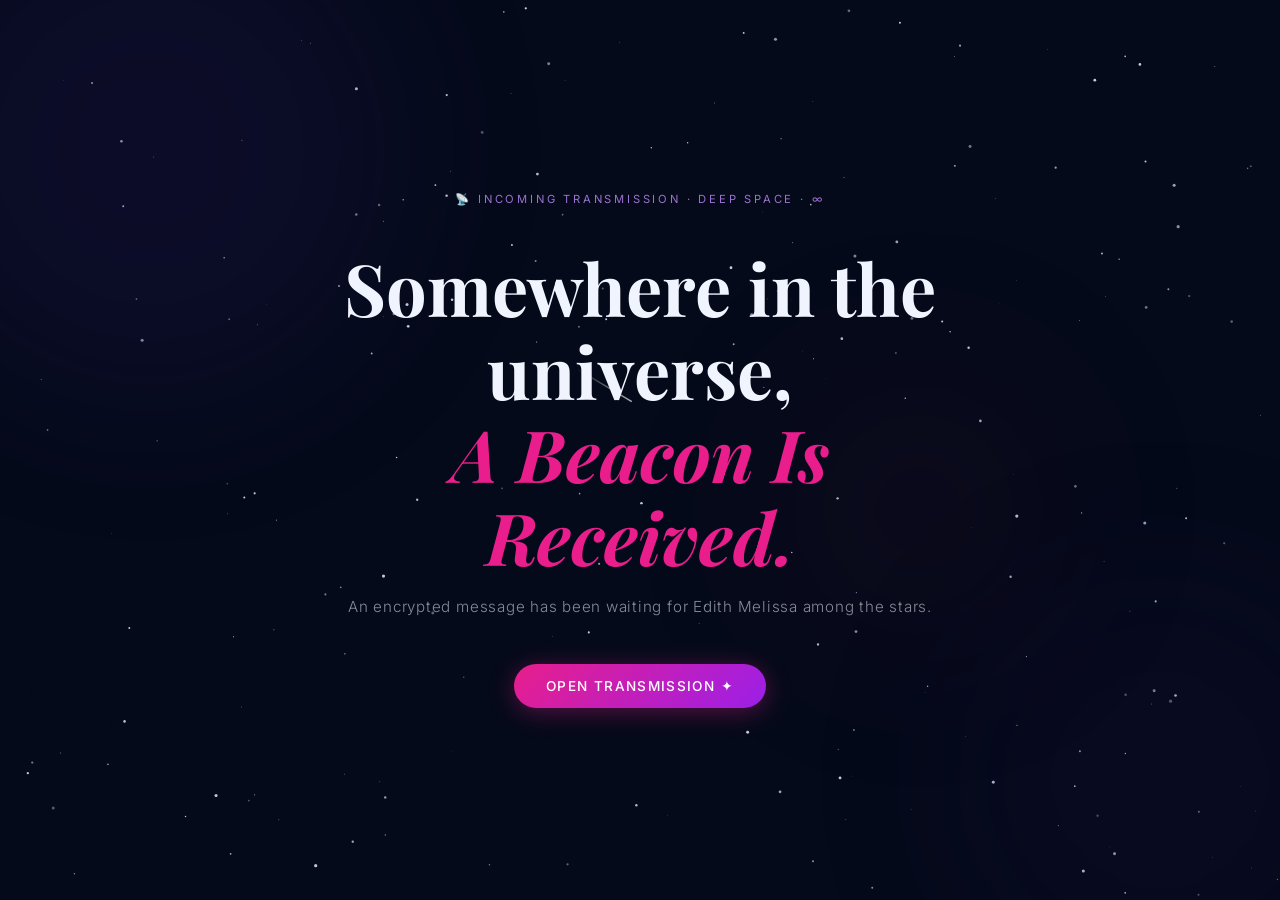
<file: index.html>
<!DOCTYPE html>
<html lang="en">
<head>
<meta charset="UTF-8">
<meta name="viewport" content="width=device-width, initial-scale=1.0, viewport-fit=cover">
<title>A Message From The Stars</title>
<link href="https://fonts.googleapis.com/css2?family=Playfair+Display:ital,wght@0,400;0,700;1,400&family=Inter:wght@300;400;500&display=swap" rel="stylesheet">
<link rel="stylesheet" href="style.css">
</head>
<body>

<canvas id="starfield"></canvas>

<!-- Nebula blobs -->
<div class="nebula-blob" style="width:500px;height:500px;background:var(--nebula);top:-100px;left:-100px;"></div>
<div class="nebula-blob" style="width:400px;height:400px;background:#1a0d40;bottom:-80px;right:-80px;"></div>
<div class="nebula-blob" style="width:300px;height:300px;background:#3d0d2a;top:40%;left:60%;opacity:0.12;"></div>

<!-- SCREEN 1: INTRO -->
<div class="screen active" id="screen-intro">
  <p class="transmission">📡 Incoming transmission · Deep Space · ∞</p>
  <h1>Somewhere in the universe,<br><em>A Beacon Is Received.</em></h1>
  <p class="subtitle">An encrypted message has been waiting for Edith Melissa among the stars.</p>
  <div class="cta-btn">
    <button class="btn btn-primary" onclick="goTo('screen-solar')">Open Transmission ✦</button>
  </div>
</div>

<!-- SCREEN 2: SOLAR SYSTEM -->
<div class="screen" id="screen-solar">
  <p class="instruction">✦ Find the pink planet ✦</p>
  <div id="solar-system">
    <div class="sun"></div>
    <!-- Decorative orbit rings -->
    <div class="orbit-ring orbit-ring-1"></div>
    <div class="orbit-ring orbit-ring-2"></div>
    <div class="orbit-ring orbit-ring-3"></div>
    <div class="orbit-ring orbit-ring-4"></div>
    <div class="orbit-ring orbit-ring-5"></div>
    <!-- Planet groups: JS positions these via left/top -->
    <div class="planet-group" id="pg1">
      <div class="planet p1" onclick="wrongPlanet('Mercury')"></div>
      <div class="planet-label">Mercury</div>
    </div>
    <div class="planet-group" id="pg2">
      <div class="planet p2" onclick="wrongPlanet('Venus')"></div>
      <div class="planet-label">Venus</div>
    </div>
    <div class="planet-group" id="pg3">
      <div class="planet p3" onclick="wrongPlanet('Earth')"></div>
      <div class="planet-label">Earth</div>
    </div>
    <div class="planet-group" id="pg4">
      <div class="planet p4" onclick="wrongPlanet('Mars')"></div>
      <div class="planet-label">Mars</div>
    </div>
    <div class="planet-group" id="pg5">
      <div class="planet p5" onclick="revealMessage()"></div>
      <div class="planet-label" style="color:var(--rose);">✦ ?</div>
    </div>
  </div>
  <p id="planet-hint">&nbsp;</p>
</div>

<!-- SCREEN 3: MESSAGE -->
<div class="screen" id="screen-message">
  <div class="message-box">
    <p class="eyebrow">✦ Decoded Transmission · For: Edith Melissa ✦</p>
    <h2>To my favorite Estrella in the universe</h2>
    <p>Every moment with you is joyful -- From getting to know you during scenic picnics to the LA adventure making new friends.</p>
    <p>Being with you feels so natural. I enjoy our late night blabbering of pure jibberish. I feel comfortable being goofy around you. Being with you makes me so happy :D</p>
    <p>So I have one question that's been on my mind…</p>
    <h2 style="color:var(--rose);margin-top:1.4rem;">Will you be my girlfriend? 💖</h2>
    <p class="signature">— Miguel</p>
    <p id="no-subtext" style="font-size:0.8rem;letter-spacing:0.15em;text-transform:uppercase;color:var(--rose);min-height:1.2em;margin-top:0.5rem;opacity:0;transition:opacity 0.4s ease;">&nbsp;</p>
    <div class="btn-row">
      <button class="btn btn-primary" onclick="goTo('screen-yes')">Yes, let's go! 🌟</button>
      <button class="btn btn-ghost" id="btn-no" onclick="handleNo()">No thanks</button>
    </div>
  </div>
</div>

<!-- SCREEN 4: YES -->
<div class="screen" id="screen-yes">
  <div class="heart-burst">🪐</div>
  <h2>Hooray! 🎉</h2>
  <p>Get ready for an exciting journey in our lives as we explore the edge of the universe together! 🌌</p>
  <br><br>
  <p>To the unstoppable avalanches we'll snowboard down 🏔️</p>
  <p>The eruptive volcanoes we'll dive into 🌋</p>
  <p>The howling sandstorms we'll scour through 🏜️</p>
  <p>The erratic tornado we'll conquer 🌪️</p>
  <p>The towering tsunami we'll be surfing in 🌊</p>
  <br><br>
  <p>This grand venture of life is one I want to tackle with you.</p>
</div>

<!-- SCREEN 5: FAREWELL -->
<div class="screen" id="screen-farewell">
  <div style="font-size:2.8rem;margin-bottom:1.5rem;">🌌</div>
  <h2 style="font-family:'Playfair Display',serif;font-size:clamp(1.6rem,4vw,2.8rem);text-align:center;line-height:1.3;max-width:520px;margin-bottom:1.2rem;">Farewell, I guess this was not meant to be.</h2>
  <p style="font-size:0.95rem;font-weight:300;color:rgba(240,244,255,0.5);text-align:center;max-width:400px;line-height:1.8;">Somewhere out there, the stars are still shining for you. Safe travels through the cosmos, Edith Melissa. 🌠</p>
  <p style="font-family:'Playfair Display',serif;font-style:italic;color:rgba(240,244,255,0.3);margin-top:2rem;font-size:0.95rem;">— Miguel</p>
</div>

<script src="proposal.js"></script>
</body>
</html>
</file>
<file: style.css>
*, *::before, *::after { box-sizing: border-box; margin: 0; padding: 0; -webkit-tap-highlight-color: transparent; }

:root {
  --navy: #050A1A;
  --nebula: #2D1B69;
  --rose: #E91E8C;
  --starlight: #F0F4FF;
  --gold: #FFD700;
  --soft-purple: #9B72CF;
}

html {
  height: 100%;
  height: 100dvh;
}

body {
  width: 100%; height: 100%;
  min-height: -webkit-fill-available;
  background: var(--navy);
  color: var(--starlight);
  font-family: 'Inter', sans-serif;
  overflow: hidden;
}

/* ── STARFIELD ── */
#starfield {
  position: fixed; inset: 0; z-index: 0;
  pointer-events: none;
}

/* ── SCREENS ── */
.screen {
  position: fixed; inset: 0; z-index: 10;
  display: flex; flex-direction: column;
  align-items: center; justify-content: center;
  padding: 2rem;
  padding-top: max(2rem, env(safe-area-inset-top));
  padding-bottom: max(2rem, env(safe-area-inset-bottom));
  opacity: 0; pointer-events: none;
  transition: opacity 0.8s ease;
  overflow-y: auto;
  -webkit-overflow-scrolling: touch;
}
.screen.active { opacity: 1; pointer-events: all; }

/* ── SCREEN 1: Intro ── */
#screen-intro .transmission {
  font-family: 'Inter', sans-serif;
  font-size: 0.7rem;
  letter-spacing: 0.25em;
  color: var(--soft-purple);
  text-transform: uppercase;
  margin-bottom: 2.5rem;
  opacity: 0;
  animation: fadeUp 1s ease 0.5s forwards;
}
#screen-intro h1 {
  font-family: 'Playfair Display', serif;
  font-size: clamp(2.4rem, 6vw, 4.5rem);
  line-height: 1.15;
  text-align: center;
  max-width: 700px;
  opacity: 0;
  animation: fadeUp 1s ease 1s forwards;
}
#screen-intro h1 em {
  font-style: italic;
  color: var(--rose);
}
#screen-intro .subtitle {
  font-size: 0.95rem;
  font-weight: 300;
  color: rgba(240,244,255,0.55);
  margin-top: 1.2rem;
  letter-spacing: 0.05em;
  opacity: 0;
  animation: fadeUp 1s ease 1.5s forwards;
}
#screen-intro .cta-btn {
  margin-top: 3rem;
  opacity: 0;
  animation: fadeUp 1s ease 2s forwards;
}

/* ── SCREEN 2: Solar System ── */
#screen-solar {
  flex-direction: column;
  gap: 1.5rem;
}
#screen-solar .instruction {
  font-size: 0.75rem;
  letter-spacing: 0.2em;
  text-transform: uppercase;
  color: var(--soft-purple);
}
#solar-system {
  position: relative;
  width: min(520px, 90vw, 70vh);
  height: min(520px, 90vw, 70vh);
}
.sun {
  position: absolute;
  top: 50%; left: 50%;
  transform: translate(-50%, -50%);
  width: 52px; height: 52px;
  border-radius: 50%;
  background: radial-gradient(circle at 40% 35%, #fff8b0, var(--gold) 60%, #e05c00);
  box-shadow: 0 0 30px 10px rgba(255,200,0,0.35), 0 0 60px 20px rgba(255,150,0,0.15);
  animation: pulse-sun 3s ease-in-out infinite;
}
@keyframes pulse-sun {
  0%,100% { box-shadow: 0 0 30px 10px rgba(255,200,0,0.35), 0 0 60px 20px rgba(255,150,0,0.15); }
  50%      { box-shadow: 0 0 40px 16px rgba(255,200,0,0.55), 0 0 80px 30px rgba(255,150,0,0.25); }
}

/* Orbit rings — purely decorative, no animation */
.orbit-ring {
  position: absolute; top: 50%; left: 50%;
  border-radius: 50%;
  border: 1px solid rgba(255,255,255,0.07);
  pointer-events: none;
  transform: translate(-50%, -50%);
}
.orbit-ring-1 { width: 25%;    height: 25%; }
.orbit-ring-2 { width: 38.5%;  height: 38.5%; }
.orbit-ring-3 { width: 53.9%;  height: 53.9%; }
.orbit-ring-4 { width: 69.2%;  height: 69.2%; }
.orbit-ring-5 { width: 90.4%;  height: 90.4%; }

/* Planets — absolutely positioned by JS, always clickable */
.planet {
  position: absolute;
  border-radius: 50%;
  cursor: pointer;
  transform: translate(-50%, -50%);
  transition: filter 0.2s ease, transform 0.2s ease;
}
.planet:hover {
  filter: brightness(1.5);
  transform: translate(-50%, -50%) scale(1.5);
}

/* Tooltip label */
.planet-label {
  position: absolute;
  top: calc(100% + 6px); left: 50%;
  transform: translateX(-50%);
  font-size: 0.6rem;
  letter-spacing: 0.12em;
  text-transform: uppercase;
  color: rgba(240,244,255,0.7);
  white-space: nowrap;
  pointer-events: none;
  opacity: 0;
  transition: opacity 0.2s;
}
.planet:hover + .planet-label,
.planet-group:hover .planet-label { opacity: 1; }

/* Planet group: planet + label together, positioned by JS */
.planet-group {
  position: absolute;
  transform: translate(-50%, -50%);
}
.planet-group .planet {
  position: relative;
  transform: none;
  display: block;
}
.planet-group .planet:hover {
  transform: scale(1.5);
  filter: brightness(1.5);
}
.planet-group .planet-label {
  position: absolute;
  top: calc(100% + 5px);
  left: 50%;
  transform: translateX(-50%);
}

.p1 { width: 20px; height: 20px; background: radial-gradient(circle at 35% 35%, #e8c0a0, #8B4513); }
.p2 { width: 24px; height: 24px; background: radial-gradient(circle at 35% 35%, #ffe0a0, #c8860a); }
.p3 { width: 26px; height: 26px; background: radial-gradient(circle at 35% 35%, #a0d8f0, #1a6fa8); box-shadow: 0 0 8px 2px rgba(100,180,255,0.3); }
.p4 { width: 22px; height: 22px; background: radial-gradient(circle at 35% 35%, #ffb0a0, #c0392b); }
.p5 { width: 32px; height: 32px; background: radial-gradient(circle at 35% 35%, #f5deb3, var(--rose)); box-shadow: 0 0 14px 4px rgba(233,30,140,0.4); }

/* ── SCREEN 3: Message ── */
#screen-message .message-box {
  max-width: 560px;
  text-align: center;
}
#screen-message .eyebrow {
  font-size: 0.68rem;
  letter-spacing: 0.25em;
  text-transform: uppercase;
  color: var(--rose);
  margin-bottom: 1.8rem;
}
#screen-message h2 {
  font-family: 'Playfair Display', serif;
  font-size: clamp(1.8rem, 4vw, 3rem);
  line-height: 1.2;
  margin-bottom: 1.6rem;
}
#screen-message p {
  font-size: 1rem;
  font-weight: 300;
  line-height: 1.8;
  color: rgba(240,244,255,0.78);
  margin-bottom: 1rem;
}
#screen-message .signature {
  font-family: 'Playfair Display', serif;
  font-style: italic;
  font-size: 1.1rem;
  color: var(--gold);
  margin-top: 1.6rem;
}
#screen-message .btn-row {
  display: flex; gap: 1rem; justify-content: center;
  margin-top: 2.5rem;
  flex-wrap: wrap;
}

/* ── SCREEN 4: YES ── */
#screen-yes h2 {
  font-family: 'Playfair Display', serif;
  font-size: clamp(2rem, 5vw, 3.5rem);
  text-align: center;
  line-height: 1.2;
  margin-bottom: 1rem;
}
#screen-yes p {
  font-size: 1rem; font-weight: 300;
  color: rgba(240,244,255,0.7);
  text-align: center; max-width: 420px;
  line-height: 1.7;
}
#screen-yes .heart-burst {
  font-size: 3rem; margin-bottom: 1.5rem;
  animation: heartbeat 1s ease-in-out infinite;
}
@keyframes heartbeat {
  0%,100% { transform: scale(1); }
  50% { transform: scale(1.2); }
}

/* ── SHARED BUTTON ── */
.btn {
  display: inline-block;
  padding: 0.75rem 2rem;
  border-radius: 50px;
  font-family: 'Inter', sans-serif;
  font-size: 0.85rem;
  font-weight: 500;
  letter-spacing: 0.1em;
  text-transform: uppercase;
  cursor: pointer;
  border: none;
  min-height: 44px;
  touch-action: manipulation;
  transition: transform 0.15s ease, box-shadow 0.15s ease;
}
.btn:hover { transform: translateY(-2px); }
.btn-primary {
  background: linear-gradient(135deg, var(--rose), #9B1FE8);
  color: #fff;
  box-shadow: 0 4px 24px rgba(233,30,140,0.35);
}
.btn-primary:hover { box-shadow: 0 8px 32px rgba(233,30,140,0.55); }
.btn-ghost {
  background: transparent;
  color: rgba(240,244,255,0.5);
  border: 1px solid rgba(240,244,255,0.2);
}
.btn-ghost:hover {
  color: var(--starlight);
  border-color: rgba(240,244,255,0.5);
  transform: none;
}
/* The No button runs away */
#btn-no {
  position: relative;
  transition: none;
}

/* ── SHOOTING STAR ── */
.shooting-star {
  position: fixed;
  width: 2px; height: 2px;
  background: white;
  border-radius: 50%;
  pointer-events: none;
  z-index: 5;
}

/* ── NEBULA BG ── */
.nebula-blob {
  position: fixed;
  border-radius: 50%;
  filter: blur(80px);
  pointer-events: none;
  z-index: 1;
  opacity: 0.18;
}

@keyframes fadeUp {
  from { opacity: 0; transform: translateY(18px); }
  to   { opacity: 1; transform: translateY(0); }
}

/* planet tooltip */
#planet-hint {
  font-size: 0.78rem;
  color: rgba(240,244,255,0.4);
  letter-spacing: 0.05em;
  min-height: 1.4em;
  text-align: center;
  transition: opacity 0.3s;
}

@keyframes floatUp {
  from { transform: translateY(0) rotate(0deg); opacity: 1; }
  to   { transform: translateY(-110vh) rotate(var(--float-rot, 180deg)); opacity: 0; }
}

@keyframes shakeBox {
  0%   { transform: translateX(0); }
  20%  { transform: translateX(-8px); }
  40%  { transform: translateX(8px); }
  60%  { transform: translateX(-5px); }
  80%  { transform: translateX(5px); }
  100% { transform: translateX(0); }
}

/* ── TOUCH / MOBILE ── */

/* Always show planet labels on touch devices (no hover available) */
@media (hover: none) {
  .planet-group .planet-label { opacity: 1; }

  /* Extend tap area around each planet without changing its visual size */
  .planet-group .planet::after {
    content: '';
    position: absolute;
    inset: -12px;
    border-radius: 50%;
  }
}

/* Tighten vertical spacing on short screens (e.g. phone landscape) */
@media (max-height: 680px) {
  .screen {
    padding: 1rem;
    padding-top: max(1rem, env(safe-area-inset-top));
    padding-bottom: max(1rem, env(safe-area-inset-bottom));
    justify-content: flex-start;
  }
  #screen-intro .transmission { margin-bottom: 1.2rem; }
  #screen-solar { gap: 0.75rem; }
  #screen-message h2 { margin-bottom: 0.8rem; }
  #screen-message p { margin-bottom: 0.5rem; line-height: 1.6; }
  #screen-message .signature { margin-top: 0.8rem; }
  #screen-message .btn-row { margin-top: 1.2rem; }
}
</file>
